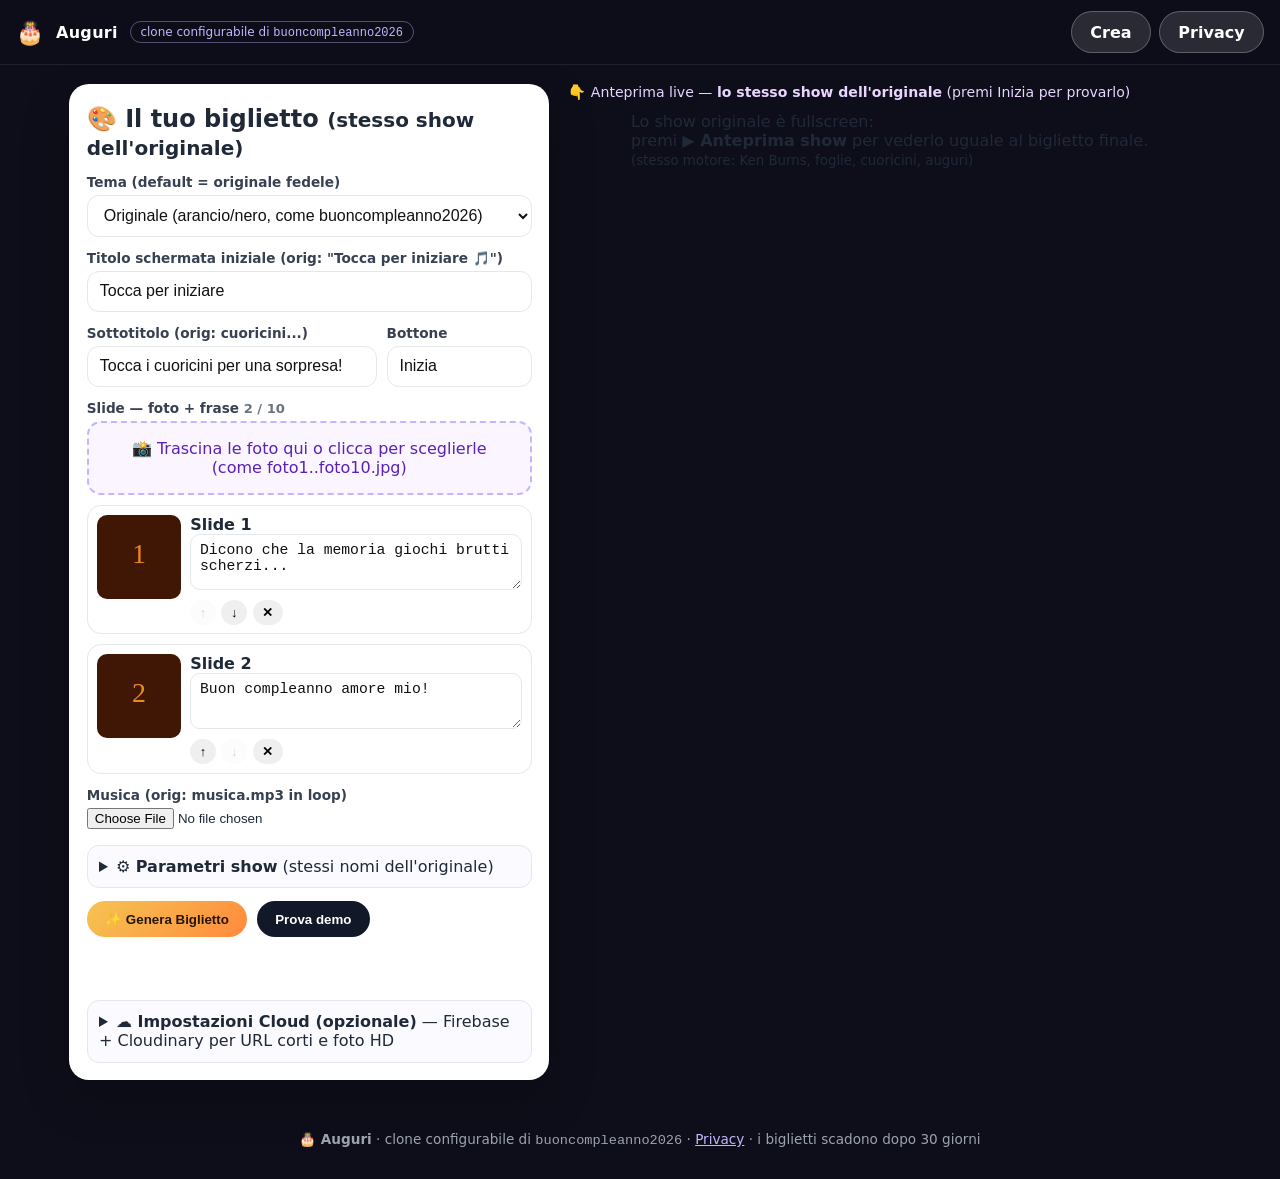
<file: index.html>
<!DOCTYPE html>
<html lang="it">
<head>
  <meta charset="UTF-8" />
  <meta name="viewport" content="width=device-width, initial-scale=1.0" />
  <meta name="robots" content="noindex, nofollow" />
  <meta name="description" content="Auguri — clone configurabile di buoncompleanno2026: crea il tuo slideshow di compleanno e condividilo con un link." />
  <title>Auguri — Crea il tuo biglietto</title>
  <link rel="stylesheet" href="css/show.css" />
  <link rel="stylesheet" href="css/builder.css" />
  <link rel="icon" href="data:image/svg+xml,<svg xmlns='http://www.w3.org/2000/svg' viewBox='0 0 100 100'><text y='.9em' font-size='90'>🎂</text></svg>" />
</head>
<body>
  <header class="topbar">
    <span class="logo">🎂</span><span class="brand">Auguri</span>
    <span class="clone-note">clone configurabile di <code>buoncompleanno2026</code></span>
    <nav><a class="btn btn-ghost" href="#/">Crea</a><a class="btn btn-ghost" href="#/privacy">Privacy</a></nav>
  </header>
  <main class="wrap">
    <section id="builderPage">
      <div class="grid2">
        <div class="card">
          <h2>🎨 Il tuo biglietto <small>(stesso show dell'originale)</small></h2>
          <div class="field"><label for="f-theme">Tema (default = originale fedele)</label>
            <select id="f-theme">
              <option value="originale" selected>Originale (arancio/nero, come buoncompleanno2026)</option>
              <option value="gold-night">Gold &amp; Night</option>
              <option value="pastel">Pastel</option>
              <option value="neon">Neon Party</option>
            </select>
          </div>
          <div class="field"><label for="f-title">Titolo schermata iniziale (orig: "Tocca per iniziare 🎵")</label><input id="f-title" type="text" value="Tocca per iniziare 🎵" maxlength="80" /></div>
          <div class="row">
            <div class="field" style="flex:2;min-width:200px"><label for="f-sub">Sottotitolo (orig: cuoricini...)</label><input id="f-sub" type="text" value="💕 Tocca i cuoricini per una sorpresa! 💕" maxlength="120" /></div>
            <div class="field" style="flex:1;min-width:120px"><label for="f-btn">Bottone</label><input id="f-btn" type="text" value="Inizia" maxlength="20" /></div>
          </div>
          <div class="field"><label>Slide — foto + frase <span id="slideCount" class="hint">0 / 10</span></label>
            <div class="drop" id="drop">📸 Trascina le foto qui o clicca per sceglierle (come foto1..foto10.jpg)<input id="f-photos" type="file" accept="image/*" multiple class="hidden" /></div>
            <div id="slideList"></div>
          </div>
          <div class="field"><label for="f-audio">Musica (orig: musica.mp3 in loop)</label><input id="f-audio" type="file" accept="audio/*" /><small id="audioName" class="hint"></small></div>
          <details class="cloud">
            <summary><b>⚙️ Parametri show</b> (stessi nomi dell'originale)</summary>
            <div class="row">
              <div class="field" style="flex:1"><label>musicStartTime (sec)</label><input id="f-mstart" type="number" value="0" min="0" /></div>
              <div class="field" style="flex:1"><label>slideDuration (sec)</label><input id="f-dur" type="number" value="10" min="3" max="60" /></div>
            </div>
            <div class="row">
              <div class="field" style="flex:1"><label>boostGapMin (sec)</label><input id="f-gapmin" type="number" value="9" min="2" /></div>
              <div class="field" style="flex:1"><label>boostGapMax (sec)</label><input id="f-gapmax" type="number" value="18" min="3" /></div>
            </div>
          </details>
          <div class="row" style="margin-top:.8rem">
            <button class="btn btn-primary" id="btnGen">✨ Genera Biglietto</button>
            <button class="btn btn-dark" id="btnDemo">Prova demo</button>
            <button class="btn btn-ghost" id="btnPreview" style="color:#fff;border-color:#fff">▶ Anteprima show</button>
          </div>
          <p class="hint" id="genStatus" role="status"></p>
          <div id="result" class="success-box hidden"></div>
          <details class="cloud">
            <summary><b>☁️ Impostazioni Cloud (opzionale)</b> — Firebase + Cloudinary per URL corti e foto HD</summary>
            <div class="field"><label>Base URL pubblica</label><input id="c-base" type="text" /></div>
            <div class="field"><label>Firebase databaseURL</label><input id="c-db" type="text" placeholder="https://...firebasedatabase.app" /><small>Senza questo, i biglietti restano nel localStorage di questo browser.</small></div>
            <div class="row">
              <div class="field" style="flex:1"><label>Cloudinary cloud name</label><input id="c-cn" type="text" /></div>
              <div class="field" style="flex:1"><label>Preset immagini</label><input id="c-ip" type="text" /></div>
              <div class="field" style="flex:1"><label>Preset audio</label><input id="c-ap" type="text" /></div>
            </div>
            <button class="btn btn-dark" id="cloudSave">Salva impostazioni</button>
          </details>
        </div>
        <div class="preview-shell">
          <div class="preview-note">👇 Anteprima live — <b>lo stesso show dell'originale</b> (premi Inizia per provarlo)</div>
          <div class="stage"><div class="preview-box">Lo show originale &egrave; fullscreen:<br/>premi <b>▶ Anteprima show</b> per vederlo uguale al biglietto finale.<br/><small>(stesso motore: Ken Burns, foglie, cuoricini, auguri)</small></div></div>
        </div>
      </div>
    </section>
    <section id="viewPage" class="hidden"><div id="viewMount"></div></section>
    <section id="privacyPage" class="hidden privacy">
      <div class="card">
        <h2>🔒 Privacy &amp; GDPR</h2>
        <p><b>Privacy by Design.</b> Nessuna registrazione, email, login o cookie di profilazione. I biglietti non sono indicizzati (<code>noindex, nofollow</code>) e gli ID sono stringhe ad alta entropia non enumerabili.</p>
        <p><b>Conservazione:</b> i dati vivono su Firebase/Cloudinary (se configurati) o nel browser del creatore e si <b>autodistruggono dopo 30 giorni</b> (TTL). La scadenza è applicata anche in lettura.</p>
        <p><b>Cancellazione:</b> al creatore viene fornita una <b>Deletion Key</b> per rimuovere subito il biglietto (pulsante “Elimina”).</p>
        <p><b>Link:</b> forma <code>https://criscard90.github.io/auguri/#/view?id=...</code>. I link portatili (<code>?d=...</code>) contengono i dati solo nell'URL: privacy al 100%, nessun server.</p>
        <p>Show originale: <code>criscard90/buoncompleanno2026</code> — qui clonato in forma configurabile (stesso Ken Burns, foglie, cuoricini, auguri).</p>
        <p><a href="#/">← Torna al builder</a></p>
      </div>
    </section>
  </main>
  <footer class="site">🎂 <b>Auguri</b> · clone configurabile di <code>buoncompleanno2026</code> · <a href="#/privacy">Privacy</a> · i biglietti scadono dopo 30 giorni</footer>
  <script src="js/config.js"></script>
  <script src="js/storage.js"></script>
  <script src="js/show.js"></script>
  <script src="js/builder.js"></script>
  <script src="js/reader.js"></script>
</body>
</html>
</file>
<file: css/show.css>
.bc-view * { margin: 0; padding: 0; box-sizing: border-box; }
        
        /* Sfondo con gradient */
        .bc-view #background {
            position: fixed;
            top: 0; left: 0;
            width: 100vw; height: 100vh;
            background: radial-gradient(circle, rgba(232, 137, 28, 1) 0%, rgba(64, 22, 4, 1) 100%);
            z-index: -1;
        }
        
        body.bc-viewing {
            overflow: hidden;
            font-family: "Georgia", serif;
            color: #f5f0e6;
        }
        
        /* SLIDESHOW CONTAINER: gestisce il fade e nasconde l'overflow dello zoom */
        .bc-view .slideshow {
            position: fixed;
            top: 0; left: 0;
            width: 100vw; height: 100vh;
            /* Rimosso background-size e background-position */
            /* AGGIUNTO filter alla transizione per l'effetto blur */
            transition: opacity 2s ease-in-out, filter 2s ease-in-out; 
            filter: brightness(0.85);
            overflow: hidden; /* **CRUCIALE per l'effetto Ken Burns** */
        }

        /* CLASSE AGGIUNTA: Attiva BLUR e scurisce durante il fade-out */
        .bc-view .slideshow.transitioning {
            filter: brightness(0.7) blur(10px); 
        }

        /* EFFETTO ZOOM-OUT AGGIUNTO al Ken Burns Layer */
        .bc-view .slideshow.transitioning #kenburns-layer {
            transform: scale(0.98); /* Zoom out leggero */
            transition: transform 2s ease-in-out; /* Applica transizione LENTA al transform */
        }
        
        /* KEN BURNS LAYER: gestisce l'immagine e l'animazione */
        .bc-view #kenburns-layer {
            position: absolute;
            top: 0; left: 0;
            width: 100%; height: 100%;
            background-size: cover;
            background-position: center;
            /* Inizialmente non trasformato */
            transform: scale(1);
            transition: transform 0s; /* Assicura un reset istantaneo della trasformazione */
        }
        
        /* Keyframes per l'Effetto Ken Burns (Zoom/Pan) */
        @keyframes kb-zoom-in {
            0% { transform: scale(1.0); transform-origin: 50% 50%; }
            100% { transform: scale(1.15); transform-origin: 50% 50%; }
        }
        
        @keyframes kb-pan-up-right {
            0% { transform: scale(1.15) translate(0, 0); transform-origin: 50% 50%; }
            100% { transform: scale(1.25) translate(3%, -3%); transform-origin: 50% 50%; }
        }
        
        @keyframes kb-zoom-out-down-left {
            0% { transform: scale(1.2) translate(3%, -3%); transform-origin: 50% 50%; }
            100% { transform: scale(1.05) translate(-3%, 3%); transform-origin: 50% 50%; }
        }
        
        /* 4. Panoramica Lenta da Sinistra a Destra */
        @keyframes kb-pan-left-right {
            0% { 
                transform: scale(1.15) translate(5%, 0); 
                transform-origin: 50% 50%; /* Parte zoomando leggermente e posizionato a sinistra */
            }
            100% { 
                transform: scale(1.15) translate(-5%, 0); 
                transform-origin: 50% 50%; /* Arriva a destra mantenendo lo stesso zoom */
            }
        }
        
        /* 5. Zoom In focalizzato sull'Angolo Basso Destro */
        @keyframes kb-zoom-in-bottom-right {
            0% { 
                transform: scale(1.0); 
                transform-origin: 100% 100%; /* Inizia senza zoom, focalizzato in basso a destra */
            }
            100% { 
                transform: scale(1.2); 
                transform-origin: 100% 100%; /* Zooma verso il punto focale in basso a destra */
            }
        }
        
        /* 6. Zoom Out con Leggera Rotazione */
        @keyframes kb-zoom-out-rotate {
            0% { 
                transform: scale(1.25) rotate(1deg); 
                transform-origin: 50% 50%; /* Inizia zoomato e leggermente ruotato in senso orario */
            }
            100% { 
                transform: scale(1.05) rotate(-2deg); 
                transform-origin: 50% 50%; /* Zooma indietro e ruota leggermente in senso antiorario */
            }
        }
        
        
        /* Classi per applicare le animazioni (Durata 10s - corrispondente a setInterval) */
        .bc-view .kb-animation-1 { animation: kb-zoom-in 10s linear forwards; }
        .bc-view .kb-animation-2 { animation: kb-pan-up-right 10s linear forwards; }
        .bc-view .kb-animation-3 { animation: kb-zoom-out-down-left 10s linear forwards; }
        .bc-view .kb-animation-4 { animation: kb-pan-left-right 10s linear forwards; }
        .bc-view .kb-animation-5 { animation: kb-zoom-in-bottom-right 10s linear forwards; }
        .bc-view .kb-animation-6 { animation: kb-zoom-out-rotate 10s linear forwards; }
        
        
        .bc-view .overlay {
            position: fixed;
            top: 0; left: 0;
            width: 100vw; height: 100vh;
            background: rgba(0,0,0,0.35);
        }
        
        .bc-view .text {
            position: absolute;
            bottom: 18%;
            width: 100%;
            text-align: center;
            font-size: 1.6rem;
            line-height: 1.7;
            padding: 0 12%;
            color: #f5f0e6;
            text-shadow: 0 0 10px rgba(0,0,0,0.4);
            opacity: 0;
            transition: opacity 2s ease-in-out;
        }
        
        .bc-view .accent {
            color: #e8a13a;
        }
        
        .bc-view audio { display: none; }
        
        .bc-view #startScreen {
            position: fixed;
            top: 0; left: 0;
            width: 100vw; height: 100vh;
            background: radial-gradient(circle at center, #2a1508 0%, #140a04 100%);
            display: flex;
            align-items: center;
            justify-content: center;
            flex-direction: column;
            z-index: 10;
            transition: opacity 1s ease-in-out;
        }
        
        .bc-view #startButton {
            border: 2px solid #e8a13a;
            color: #e8a13a;
            padding: 0.8em 1.6em;
            background: transparent;
            border-radius: 50px;
            font-size: 1.2rem;
            letter-spacing: 0.5px;
            cursor: pointer;
            transition: background 0.3s, color 0.3s;
        }
        
        .bc-view #startButton:hover {
            background: #e8a13a;
            color: #1a0d04;
        }
        
        
        @media (max-width: 768px) {
            .bc-view .text { font-size: 1.8rem; padding: 0 8%; }
            .bc-view #startButton { font-size: 1rem; padding: 0.7em 1.4em; }
        }
        
        .bc-view #particles {
            position: fixed;
            top: 0; left: 0;
            width: 100vw; height: 100vh;
            pointer-events: none;
            z-index: 1;
        }
        
        .bc-view .particle {
            position: absolute;
            background: #fff;
            opacity: 0.8;
            pointer-events: none;
            animation-name: float;
            animation-timing-function: linear;
            animation-fill-mode: forwards;
            /* Direzione di rotazione (impostata dal JS: 1 o -1) */
            --spin: 1;
            /* Forma a FOGLIA applicata come maschera (scala con la dimensione dell'elemento) */
            -webkit-mask-image: url("data:image/svg+xml;utf8,<svg xmlns='http://www.w3.org/2000/svg' viewBox='0 0 100 100'><path d='M50 2 C78 28 96 40 50 98 C4 40 22 28 50 2 Z'/></svg>");
            mask-image: url("data:image/svg+xml;utf8,<svg xmlns='http://www.w3.org/2000/svg' viewBox='0 0 100 100'><path d='M50 2 C78 28 96 40 50 98 C4 40 22 28 50 2 Z'/></svg>");
            -webkit-mask-size: contain;
            mask-size: contain;
            -webkit-mask-repeat: no-repeat;
            mask-repeat: no-repeat;
            -webkit-mask-position: center;
            mask-position: center;
        }
        
        
        @keyframes float {
            0% {
                transform: translate(0, 0) rotate(calc(0deg * var(--spin))) scale(1);
                opacity: 1;
            }
            25% {
                transform: translate(3vw, -25vh) rotate(calc(90deg * var(--spin))) scale(0.95);
                opacity: 0.95;
            }
            50% {
                transform: translate(-2.5vw, -50vh) rotate(calc(180deg * var(--spin))) scale(0.9);
                opacity: 0.8;
            }
            75% {
                transform: translate(2vw, -75vh) rotate(calc(270deg * var(--spin))) scale(0.75);
                opacity: 0.4;
            }
            100% {
                transform: translate(0, -100vh) rotate(calc(360deg * var(--spin))) scale(0.5);
                opacity: 0;
            }
        }
        
        /* ===== CUORICINI INTERATTIVI ===== */
        .bc-view #hearts {
            position: fixed;
            top: 0; left: 0;
            width: 100vw; height: 100vh;
            pointer-events: none;
            z-index: 2;
        }
        
        .bc-view .heart {
            position: absolute;
            pointer-events: auto;
            cursor: pointer;
            animation-name: floatHeart;
            animation-timing-function: linear;
            animation-fill-mode: forwards;
            --sway: 1;
            background: #e23b4a;
            -webkit-mask-image: url("data:image/svg+xml;utf8,<svg xmlns='http://www.w3.org/2000/svg' viewBox='0 0 100 100'><path d='M50 88 C50 88 12 60 12 33 C12 17 25 7 39 7 C46 7 50 12 50 12 C50 12 54 7 61 7 C75 7 88 17 88 33 C88 60 50 88 50 88 Z'/></svg>");
            mask-image: url("data:image/svg+xml;utf8,<svg xmlns='http://www.w3.org/2000/svg' viewBox='0 0 100 100'><path d='M50 88 C50 88 12 60 12 33 C12 17 25 7 39 7 C46 7 50 12 50 12 C50 12 54 7 61 7 C75 7 88 17 88 33 C88 60 50 88 50 88 Z'/></svg>");
            -webkit-mask-size: contain;
            mask-size: contain;
            -webkit-mask-repeat: no-repeat;
            mask-repeat: no-repeat;
            -webkit-mask-position: center;
            mask-position: center;
            filter: drop-shadow(0 0 10px rgba(226,59,74,0.65));
        }
        
        .bc-view .heart-fragment {
            position: absolute;
            pointer-events: none;
            background: #ff5d73;
            -webkit-mask-image: url("data:image/svg+xml;utf8,<svg xmlns='http://www.w3.org/2000/svg' viewBox='0 0 100 100'><path d='M50 88 C50 88 12 60 12 33 C12 17 25 7 39 7 C46 7 50 12 50 12 C50 12 54 7 61 7 C75 7 88 17 88 33 C88 60 50 88 50 88 Z'/></svg>");
            mask-image: url("data:image/svg+xml;utf8,<svg xmlns='http://www.w3.org/2000/svg' viewBox='0 0 100 100'><path d='M50 88 C50 88 12 60 12 33 C12 17 25 7 39 7 C46 7 50 12 50 12 C50 12 54 7 61 7 C75 7 88 17 88 33 C88 60 50 88 50 88 Z'/></svg>");
            -webkit-mask-size: contain;
            mask-size: contain;
            -webkit-mask-repeat: no-repeat;
            mask-repeat: no-repeat;
            -webkit-mask-position: center;
            mask-position: center;
            animation: heartPop 1.1s ease-out forwards;
        }
        
        @keyframes floatHeart {
            0% {
                transform: translate(0, 0) rotate(calc(-8deg * var(--sway))) scale(0.6);
                opacity: 0;
            }
            12% {
                opacity: 1;
                transform: translate(1.5vw, -12vh) rotate(calc(8deg * var(--sway))) scale(1);
            }
            50% {
                transform: translate(calc(-3vw * var(--sway)), -50vh) rotate(calc(-8deg * var(--sway))) scale(1.03);
                opacity: 1;
            }
            88% {
                opacity: 1;
            }
            100% {
                transform: translate(2vw, -100vh) rotate(calc(8deg * var(--sway))) scale(0.95);
                opacity: 0;
            }
        }
        
        @keyframes heartPop {
            0% {
                transform: translate(0, 0) scale(1);
                opacity: 1;
            }
            100% {
                transform: translate(var(--tx, 0), var(--ty, 0)) scale(0.2);
                opacity: 0;
            }
        }
        
        .bc-view #endFade {
            position: fixed;
            top: 0; left: 0;
            width: 100vw; height: 100vh;
            background: black;
            opacity: 0;
            z-index: 20;
            pointer-events: none;
            transition: opacity 4s ease-in-out;
        }
        
        
        
    

/* Temi opzionali (default = originale fedele, non toccato) */
.bc-view[data-theme="gold-night"] #background { background: radial-gradient(circle, rgba(120,80,220,1) 0%, rgba(10,8,25,1) 100%); }
.bc-view[data-theme="pastel"] #background { background: radial-gradient(circle, rgba(255,182,193,1) 0%, rgba(120,140,200,1) 100%); }
.bc-view[data-theme="pastel"] .text { color: #4a2340; text-shadow: 0 0 10px rgba(255,255,255,.5); }
.bc-view[data-theme="neon"] #background { background: radial-gradient(circle, rgba(60,10,90,1) 0%, rgba(5,5,20,1) 100%); }
.bc-view[data-theme="neon"] .text { color: #fff; text-shadow: 0 0 14px #ff2fb3, 0 0 30px #22e6ff; }
</file>
<file: css/builder.css>
/* ============ Auguri — temi, layout, animazioni ============ */
:root{
  --gold:#f5c451; --gold-2:#ffe9a8; --ink:#0e0e1a;
  --neon-pink:#ff2fb3; --neon-cyan:#22e6ff; --neon-violet:#8b5cf6;
  --card:#ffffff; --muted:#6b7280;
  --radius:20px; --shadow:0 18px 50px rgba(0,0,0,.18);
}
*{box-sizing:border-box}
html,body{margin:0;padding:0}
body{font-family:'Segoe UI',system-ui,-apple-system,Roboto,Arial,sans-serif;background:#0e0e1a;color:#1f2937;min-height:100vh}
a{color:#7c3aed}
.topbar{position:sticky;top:0;z-index:50;display:flex;align-items:center;gap:.75rem;padding:.7rem 1rem;background:rgba(14,14,26,.9);color:#fff;border-bottom:1px solid rgba(255,255,255,.08)}
.topbar .logo{font-size:1.4rem}
.topbar .brand{font-weight:800;letter-spacing:.3px}
.topbar nav{margin-left:auto;display:flex;gap:.5rem}
.btn{display:inline-flex;align-items:center;justify-content:center;gap:.5rem;border:0;border-radius:999px;padding:.65rem 1.15rem;font-weight:700;cursor:pointer;text-decoration:none}
.btn:active{transform:scale(.97)}
.btn-primary{background:linear-gradient(135deg,#f5c451,#ff8a3d);color:#231603}
.btn-ghost{background:rgba(255,255,255,.12);color:#fff;border:1px solid rgba(255,255,255,.25)}
.btn-dark{background:#111827;color:#fff}
.btn-danger{background:#ef4444;color:#fff}
.btn:disabled{opacity:.55;cursor:not-allowed}
.wrap{max-width:1180px;margin:0 auto;padding:1.2rem}
.grid2{display:grid;grid-template-columns:1fr;gap:1.2rem}
@media(min-width:980px){.grid2{grid-template-columns:480px 1fr}}
.card{background:var(--card);border-radius:var(--radius);box-shadow:var(--shadow);padding:1.1rem}
.card h2{margin:.2rem 0 .8rem}
.field{margin-bottom:.85rem}
.field label{display:block;font-size:.85rem;font-weight:700;margin-bottom:.3rem;color:#374151}
.field input[type=text],.field input[type=date],.field textarea,.field select{width:100%;border:1.5px solid #e5e7eb;border-radius:12px;padding:.65rem .75rem;font-size:1rem;background:#fff;color:#111}
.field textarea{min-height:96px;resize:vertical}
.field small{color:var(--muted)}
.row{display:flex;gap:.6rem;flex-wrap:wrap}
.theme-pick{display:grid;grid-template-columns:repeat(3,1fr);gap:.6rem}
.theme-pick button{border:2px solid #e5e7eb;border-radius:14px;padding:.6rem;cursor:pointer;background:#fff;font-weight:700}
.theme-pick button[aria-pressed=true]{border-color:#7c3aed;box-shadow:0 0 0 3px rgba(124,58,237,.2)}
.drop{border:2px dashed #c4b5fd;border-radius:14px;background:#faf5ff;padding:1rem;text-align:center;color:#5b21b6;cursor:pointer}
.drop.drag{border-color:#7c3aed;background:#ede9fe}
.thumbs{display:grid;grid-template-columns:repeat(3,1fr);gap:.5rem;margin-top:.6rem}
.thumb{position:relative;border-radius:12px;overflow:hidden;background:#eee;aspect-ratio:1/1}
.thumb img{width:100%;height:100%;object-fit:cover;display:block}
.thumb button{position:absolute;top:4px;right:4px;border:0;border-radius:999px;background:rgba(0,0,0,.65);color:#fff;width:26px;height:26px;cursor:pointer}
.hint{font-size:.82rem;color:var(--muted)}
.success-box{background:#ecfdf5;border:1.5px solid #6ee7b7;border-radius:14px;padding:.9rem;margin-top:.9rem;word-break:break-all}
.success-box code{background:#fff;border:1px solid #d1fae5;border-radius:8px;padding:.15rem .4rem}
details.cloud{margin-top:1rem;border:1px solid #e5e7eb;border-radius:12px;padding:.7rem;background:#fbfbff}
.preview-shell{display:flex;flex-direction:column;gap:.7rem}
.preview-toggle{display:flex;gap:.5rem}
.stage{display:flex;justify-content:center}
.phone{width:min(420px,100%);border:10px solid #111;border-radius:36px;overflow:hidden;background:#000}
.phone.desktop{width:100%;border-radius:18px}
.ticket{min-height:640px;position:relative;overflow:hidden;color:#fff;display:flex;flex-direction:column}
.ticket .bg-orbs{position:absolute;inset:0;overflow:hidden;pointer-events:none}
.ticket .bg-orbs span{position:absolute;border-radius:50%;filter:blur(2px);opacity:.5;animation:float 9s ease-in-out infinite}
@keyframes float{0%,100%{transform:translateY(0)}50%{transform:translateY(-18px)}}
.ticket-inner{position:relative;z-index:2;padding:2rem 1.4rem 3rem;text-align:center;display:flex;flex-direction:column;gap:.9rem;align-items:center}
.badge{display:inline-block;padding:.3rem .8rem;border-radius:999px;font-size:.8rem;font-weight:800;letter-spacing:.4px;background:rgba(255,255,255,.18);border:1px solid rgba(255,255,255,.35)}
.ticket h1{font-size:2.1rem;line-height:1.1;margin:.2rem 0}
.ticket h1 .name{display:block;font-size:2.6rem}
.ticket .date{opacity:.9;font-weight:600}
.ticket .msg{background:rgba(255,255,255,.14);border:1px solid rgba(255,255,255,.25);border-radius:16px;padding:.9rem 1rem;max-width:34rem;font-size:1.05rem}
.countdown{display:flex;gap:.5rem;justify-content:center;flex-wrap:wrap}
.countdown .cd{background:rgba(0,0,0,.35);border:1px solid rgba(255,255,255,.25);border-radius:12px;min-width:68px;padding:.5rem .4rem}
.countdown .cd b{display:block;font-size:1.3rem}
.countdown .cd span{font-size:.72rem;opacity:.85}
.gallery{display:grid;grid-template-columns:repeat(3,1fr);gap:.5rem;width:100%;max-width:560px}
.gallery figure{margin:0;border-radius:12px;overflow:hidden;aspect-ratio:1/1;background:rgba(255,255,255,.15);cursor:zoom-in;border:1px solid rgba(255,255,255,.25)}
.gallery img{width:100%;height:100%;object-fit:cover;display:block}
.audio-pill{display:flex;align-items:center;gap:.6rem;background:rgba(0,0,0,.4);border:1px solid rgba(255,255,255,.3);padding:.5rem .9rem;border-radius:999px}
.audio-pill button{border:0;border-radius:999px;width:42px;height:42px;font-size:1.2rem;cursor:pointer;background:#fff}
.theme-gold-night{background:radial-gradient(1200px 600px at 50% -10%,#3b2b63 0%,#141126 55%,#07070f 100%)}
.theme-gold-night h1{color:#ffe9a8}
.theme-gold-night h1 .name{color:#f5c451}
.theme-pastel{background:linear-gradient(160deg,#ff9eb5,#ffd6a5 35%,#caffbf 70%,#9bf6ff)}
.theme-pastel .ticket-inner{color:#3b2b3b}
.theme-pastel .badge{background:rgba(255,255,255,.6);border-color:#fff;color:#7c2d12}
.theme-pastel .msg{background:rgba(255,255,255,.65);color:#4a2340;border-color:#fff}
.theme-pastel .countdown .cd{background:rgba(255,255,255,.7);color:#333;border-color:#fff}
.theme-neon{background:radial-gradient(900px 500px at 20% 0%,#2b0a4a 0%,#0b0620 60%),#070714}
.theme-neon h1{text-shadow:0 0 18px #ff2fb3,0 0 34px #8b5cf6}
.theme-neon h1 .name{color:#fff;text-shadow:0 0 14px #22e6ff,0 0 40px #ff2fb3}
canvas.confetti{position:absolute;inset:0;width:100%;height:100%;pointer-events:none;z-index:3}
.lightbox{position:fixed;inset:0;background:rgba(0,0,0,.85);display:none;align-items:center;justify-content:center;z-index:100;padding:1rem}
.lightbox.open{display:flex}
.lightbox img{max-width:min(92vw,900px);max-height:86vh;border-radius:14px}
.lightbox .nav{position:absolute;top:50%;transform:translateY(-50%);background:rgba(255,255,255,.15);border:1px solid rgba(255,255,255,.4);color:#fff;font-size:1.6rem;width:48px;height:48px;border-radius:999px;cursor:pointer}
.lightbox .prev{left:12px}.lightbox .next{right:12px}
.lightbox .close{position:absolute;top:12px;right:12px;background:#fff;border:0;border-radius:999px;width:40px;height:40px;font-size:1.2rem;cursor:pointer}
.state{padding:3rem 1.2rem;text-align:center;color:#fff}
.state .panel{background:rgba(255,255,255,.08);border:1px solid rgba(255,255,255,.18);border-radius:18px;padding:2rem;max-width:560px;margin:0 auto}
.privacy{color:#e5e7eb;line-height:1.6}
.privacy .card{color:#1f2937;text-align:left}
footer.site{color:#9ca3af;text-align:center;padding:2rem 1rem;font-size:.85rem}
footer.site a{color:#c4b5fd}
.hidden{display:none!important}
/* Builder clone originale: slide foto+frase, anteprima live, note */
.clone-note{font-size:.75rem;color:#c4b5fd;border:1px solid rgba(196,181,253,.4);border-radius:999px;padding:.15rem .6rem}
#slideList{display:flex;flex-direction:column;gap:.6rem;margin-top:.6rem}
.slide-row{display:grid;grid-template-columns:84px 1fr;gap:.6rem;border:1.5px solid #e5e7eb;border-radius:14px;padding:.55rem;background:#fff}
.slide-thumb{width:84px;height:84px;border-radius:10px;overflow:hidden;background:#f3f4f6;display:flex;align-items:center;justify-content:center;color:#9ca3af;font-weight:800}
.slide-thumb img{width:100%;height:100%;object-fit:cover;display:block}
.slide-body textarea{width:100%;min-height:56px;border:1.5px solid #e5e7eb;border-radius:10px;padding:.45rem .55rem;font-size:.92rem;resize:vertical}
.slide-ops{display:flex;gap:.35rem;margin-top:.4rem}
.btn-mini{padding:.3rem .6rem;font-size:.8rem;border-radius:999px}
.preview-note{color:#e9d5ff;font-size:.88rem}
.preview-frame{width:min(430px,100%);height:640px;border:10px solid #111;border-radius:36px;overflow:hidden;background:#000;position:relative}
.note{padding:2rem 1rem;text-align:center;color:#fff}
.note .panel{background:rgba(255,255,255,.08);border:1px solid rgba(255,255,255,.18);border-radius:18px;padding:2rem;max-width:560px;margin:0 auto}
input[type=number]{width:100%;border:1.5px solid #e5e7eb;border-radius:12px;padding:.55rem .65rem;font-size:1rem}
</file>
